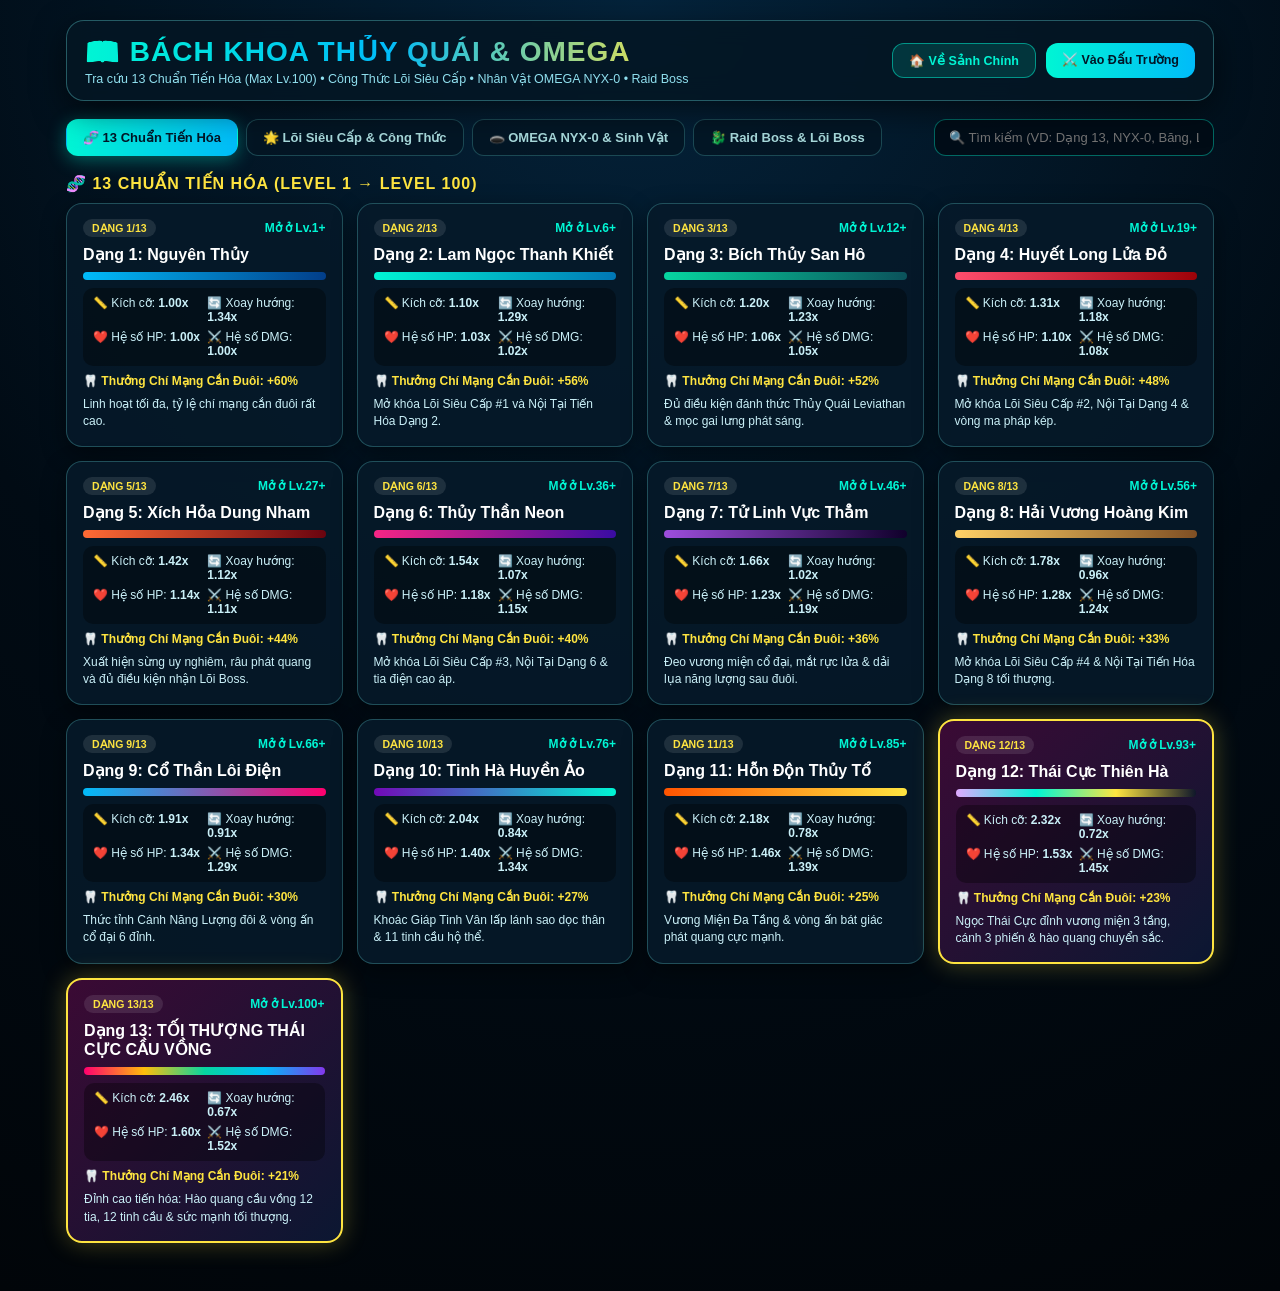
<file: encyclopedia.html>
<!doctype html>
<html lang="vi">
  <head>
    <meta charset="UTF-8" />
    <meta
      name="viewport"
      content="width=device-width, initial-scale=1.0, viewport-fit=cover"
    />
    <meta name="theme-color" content="#01080e" />
    <title>OCEAN ODYSSEY - Bách Khoa Thủy Quái &amp; OMEGA NYX-0</title>
    <link
      rel="icon"
      type="image/svg+xml"
      href="data:image/svg+xml,%3Csvg xmlns='http://www.w3.org/2000/svg' viewBox='0 0 100 100'%3E%3Ctext y='.9em' font-size='90'%3E%F0%9F%93%96%3C/text%3E%3C/svg%3E"
    />
    <style>
      * {
        margin: 0;
        padding: 0;
        box-sizing: border-box;
        font-family: "Segoe UI", Roboto, Helvetica, Arial, sans-serif;
      }

      html,
      body {
        min-height: 100dvh;
        background: radial-gradient(
          circle at top center,
          #04233b 0%,
          #010b14 55%,
          #010509 100%
        );
        color: #f1faee;
        overflow-x: hidden;
        overflow-y: auto;
      }

      .ency-shell {
        max-width: 1180px;
        margin: 0 auto;
        padding: 20px 16px 48px;
        display: flex;
        flex-direction: column;
        gap: 18px;
      }

      .ency-topbar {
        display: flex;
        justify-content: space-between;
        align-items: center;
        flex-wrap: wrap;
        gap: 12px;
        background: rgba(4, 22, 36, 0.88);
        backdrop-filter: blur(12px);
        -webkit-backdrop-filter: blur(12px);
        border: 1px solid rgba(100, 223, 223, 0.35);
        border-radius: 18px;
        padding: 14px 18px;
        box-shadow: 0 10px 32px rgba(0, 0, 0, 0.55);
      }

      .ency-title h1 {
        font-size: clamp(20px, 3.6vw, 28px);
        font-weight: 900;
        letter-spacing: 1px;
        background: linear-gradient(90deg, #00f5d4, #00bbf9, #fee440);
        -webkit-background-clip: text;
        -webkit-text-fill-color: transparent;
      }

      .ency-title p {
        font-size: 12.5px;
        color: #90e0ef;
        margin-top: 3px;
      }

      .ency-nav-btns {
        display: flex;
        gap: 10px;
        flex-wrap: wrap;
      }

      .btn-nav {
        padding: 9px 16px;
        border-radius: 12px;
        border: 1.5px solid rgba(0, 245, 212, 0.5);
        background: rgba(0, 245, 212, 0.14);
        color: #00f5d4;
        font-size: 12.5px;
        font-weight: 800;
        text-decoration: none;
        cursor: pointer;
        transition: all 0.2s;
      }

      .btn-nav:hover {
        background: rgba(0, 245, 212, 0.28);
        box-shadow: 0 0 16px rgba(0, 245, 212, 0.35);
      }

      .btn-nav.primary {
        border: none;
        background: linear-gradient(90deg, #00f5d4, #00bbf9);
        color: #011627;
        font-weight: 900;
      }

      .controls-bar {
        display: flex;
        justify-content: space-between;
        align-items: center;
        flex-wrap: wrap;
        gap: 12px;
      }

      .tabs-row {
        display: flex;
        gap: 8px;
        flex-wrap: wrap;
      }

      .tab-btn {
        padding: 10px 16px;
        border-radius: 12px;
        border: 1.5px solid rgba(100, 223, 223, 0.25);
        background: rgba(4, 22, 36, 0.8);
        color: #a8dadc;
        font-size: 13px;
        font-weight: 800;
        cursor: pointer;
        transition: all 0.2s;
      }

      .tab-btn:hover {
        border-color: #00f5d4;
        color: #ffffff;
      }

      .tab-btn.active {
        background: linear-gradient(90deg, #00f5d4, #00bbf9);
        color: #011627;
        border-color: transparent;
        box-shadow: 0 4px 18px rgba(0, 245, 212, 0.35);
      }

      .tab-btn.omega-tab.active {
        background: linear-gradient(90deg, #ff006e, #fee440);
        color: #090d15;
        box-shadow: 0 4px 18px rgba(255, 0, 110, 0.45);
      }

      .search-input {
        width: 280px;
        max-width: 100%;
        padding: 10px 14px;
        border-radius: 12px;
        border: 1.5px solid rgba(0, 245, 212, 0.4);
        background: rgba(2, 12, 22, 0.88);
        color: #ffffff;
        font-size: 13px;
        outline: none;
      }

      .search-input:focus {
        border-color: #fee440;
      }

      .section-heading {
        font-size: 16px;
        font-weight: 900;
        color: #fee440;
        text-transform: uppercase;
        letter-spacing: 1px;
        margin-bottom: 10px;
        display: flex;
        align-items: center;
        gap: 8px;
      }

      .cards-grid {
        display: grid;
        grid-template-columns: repeat(auto-fill, minmax(265px, 1fr));
        gap: 14px;
      }

      .cards-grid-2 {
        display: grid;
        grid-template-columns: repeat(auto-fit, minmax(320px, 1fr));
        gap: 14px;
      }

      .ency-card {
        background: rgba(6, 26, 42, 0.88);
        border: 1.5px solid rgba(100, 223, 223, 0.28);
        border-radius: 16px;
        padding: 15px 16px;
        display: flex;
        flex-direction: column;
        gap: 8px;
        box-shadow: 0 8px 24px rgba(0, 0, 0, 0.45);
        transition:
          transform 0.15s,
          border-color 0.2s;
      }

      .ency-card:hover {
        transform: translateY(-3px);
        border-color: #00f5d4;
      }

      .ency-card.emp-card {
        border-color: rgba(255, 84, 0, 0.6);
        background: linear-gradient(
          155deg,
          rgba(54, 16, 12, 0.88),
          rgba(12, 8, 12, 0.94)
        );
      }

      .ency-card.ele-card {
        border-color: rgba(0, 245, 212, 0.6);
        background: linear-gradient(
          155deg,
          rgba(8, 46, 62, 0.88),
          rgba(4, 16, 28, 0.94)
        );
      }

      .ency-card.boss-card {
        border-color: rgba(199, 125, 255, 0.65);
        background: linear-gradient(
          155deg,
          rgba(46, 10, 78, 0.88),
          rgba(10, 6, 24, 0.95)
        );
      }

      .ency-card.rainbow-card {
        border: 2px solid #fee440;
        background: linear-gradient(
          135deg,
          rgba(65, 10, 56, 0.9),
          rgba(12, 24, 52, 0.94)
        );
        box-shadow: 0 0 24px rgba(254, 228, 64, 0.28);
      }

      .omega-hero {
        border: 2px solid #ff006e;
        border-radius: 20px;
        padding: 20px 22px;
        background: linear-gradient(
          135deg,
          rgba(62, 4, 34, 0.92),
          rgba(18, 4, 38, 0.96)
        );
        box-shadow:
          0 0 38px rgba(255, 0, 110, 0.32),
          inset 0 0 28px rgba(254, 228, 64, 0.08);
        display: flex;
        flex-direction: column;
        gap: 14px;
      }

      .omega-hero-top {
        display: flex;
        align-items: center;
        gap: 16px;
        flex-wrap: wrap;
      }

      .omega-avatar {
        width: 84px;
        height: 84px;
        border-radius: 20px;
        background: radial-gradient(circle, #ff006e44, #090d15);
        border: 2px solid #fee440;
        display: flex;
        align-items: center;
        justify-content: center;
        font-size: 46px;
        box-shadow: 0 0 22px rgba(255, 0, 110, 0.5);
      }

      .omega-synergy-box {
        background: rgba(16, 4, 28, 0.82);
        border: 1px dashed rgba(232, 121, 249, 0.55);
        border-radius: 12px;
        padding: 12px 14px;
        font-size: 12.5px;
        color: #f3e8ff;
        line-height: 1.55;
      }

      .pill-tag {
        display: inline-block;
        padding: 3px 9px;
        border-radius: 999px;
        font-size: 10.5px;
        font-weight: 900;
        background: rgba(255, 255, 255, 0.1);
        color: #fee440;
      }

      .pill-tag.omega {
        background: linear-gradient(90deg, #ff006e, #fee440);
        color: #090d15;
      }

      .stat-grid {
        display: grid;
        grid-template-columns: repeat(2, 1fr);
        gap: 6px;
        background: rgba(0, 0, 0, 0.35);
        border-radius: 10px;
        padding: 8px 10px;
        font-size: 12px;
        color: #caf0f8;
      }

      .swatch-bar {
        height: 8px;
        border-radius: 999px;
        width: 100%;
      }

      .hidden {
        display: none !important;
      }

      .empty-state {
        text-align: center;
        padding: 36px 16px;
        color: #90e0ef;
        font-size: 14px;
        background: rgba(4, 22, 36, 0.65);
        border-radius: 16px;
        border: 1px dashed rgba(100, 223, 223, 0.35);
      }

      @media (max-width: 640px) {
        .stat-grid {
          grid-template-columns: 1fr;
        }
      }
    </style>
    <script type="module" crossorigin src="./assets/encyclopedia-BFVJE-6V.js"></script>
    <link rel="modulepreload" crossorigin href="./assets/augmentsData-DJEHlkm9.js">
    <link rel="modulepreload" crossorigin href="./assets/speciesPassivesData-CiKMRo2h.js">
  </head>
  <body>
    <div class="ency-shell">
      <header class="ency-topbar">
        <div class="ency-title">
          <h1>📖 BÁCH KHOA THỦY QUÁI &amp; OMEGA</h1>
          <p id="ency-subtitle">
            Tra cứu 13 Chuẩn Tiến Hóa • Công Thức Lõi Siêu Cấp • Nhân Vật OMEGA
            NYX-0 • Raid Boss
          </p>
        </div>
        <div class="ency-nav-btns">
          <a href="./index.html" class="btn-nav">🏠 Về Sảnh Chính</a>
          <a href="./game.html" class="btn-nav primary">⚔️ Vào Đấu Trường</a>
        </div>
      </header>

      <div class="controls-bar">
        <div class="tabs-row" id="ency-tabs">
          <button
            type="button"
            class="tab-btn active"
            data-tab="evolution"
            id="tab-btn-evolution"
          >
            🧬 13 Chuẩn Tiến Hóa
          </button>
          <button type="button" class="tab-btn" data-tab="augments">
            🌟 Lõi Siêu Cấp &amp; Công Thức
          </button>
          <button type="button" class="tab-btn omega-tab" data-tab="omega">
            🕳️ OMEGA NYX-0 &amp; Sinh Vật
          </button>
          <button type="button" class="tab-btn" data-tab="bosses">
            🐉 Raid Boss &amp; Lõi Boss
          </button>
        </div>

        <input
          type="text"
          id="ency-search"
          class="search-input"
          placeholder="🔍 Tìm kiếm (VD: Dạng 13, NYX-0, Băng, Leviathan)..."
        />
      </div>

      <main id="ency-content"></main>
    </div>

  </body>
</html>
</file>
